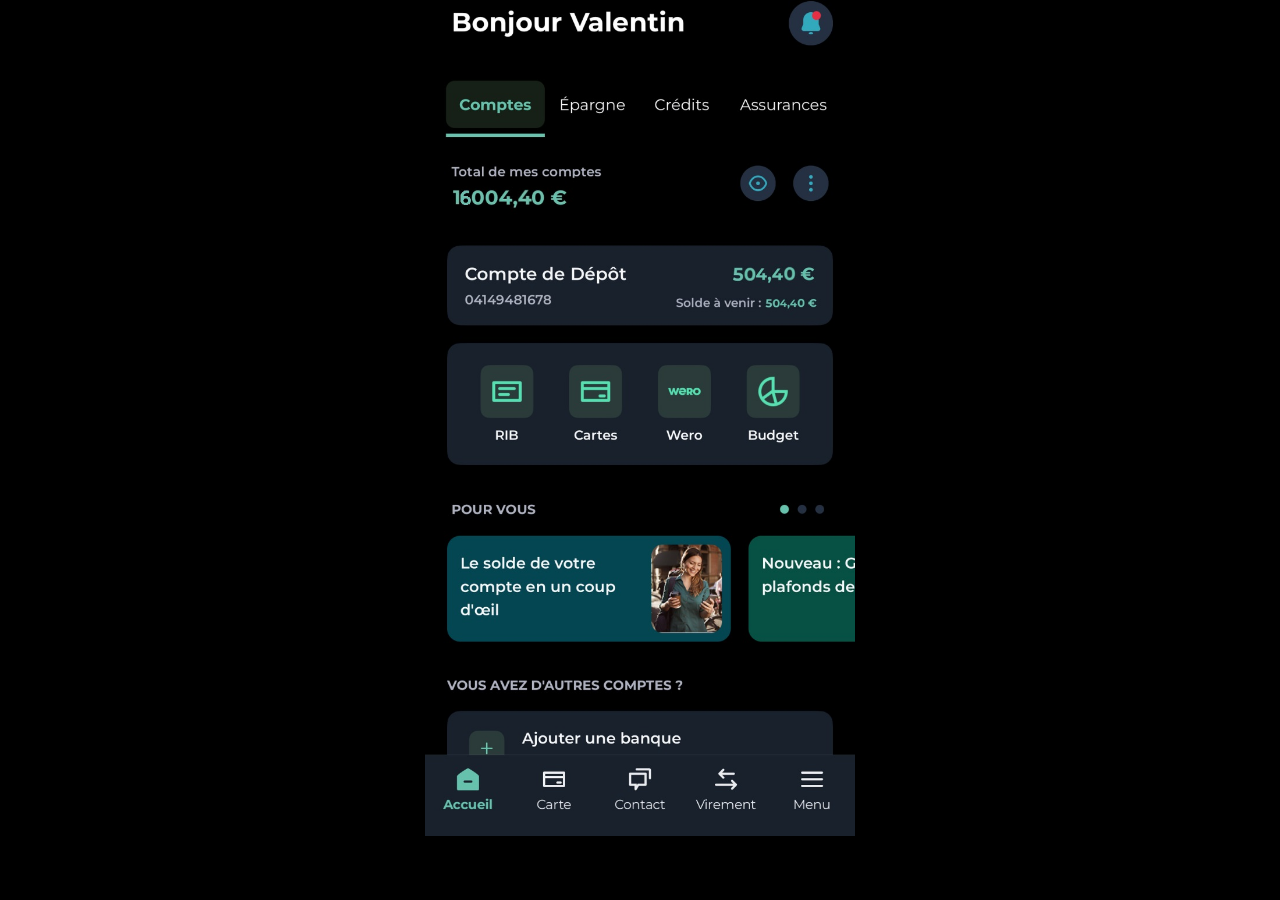
<file: index.html>
<!DOCTYPE html>
<html lang="fr">
<head>
  <meta charset="UTF-8" />
  <meta name="viewport" content="width=device-width, initial-scale=1.0" />
  <title>Accueil</title>
  <link rel="stylesheet" href="style.css" />
</head>
<body>
  <main>
    <div class="image-container">
  <img src="images/ecran1.png" alt="Accueil - Partie 1" class="full-image" />

  <!-- Zone cliquable sur "Épargne" -->
  <a href="epargne.html" class="click-zone epargne" title="Accéder à Épargne"></a>

  <!-- Zone cliquable sur "Compte de Dépôt" -->
  <a href="depot.html" class="click-zone depot" title="Accéder à Compte de Dépôt"></a>
</div>
    
    </section>
  </main>
</body>
</html>
</file>
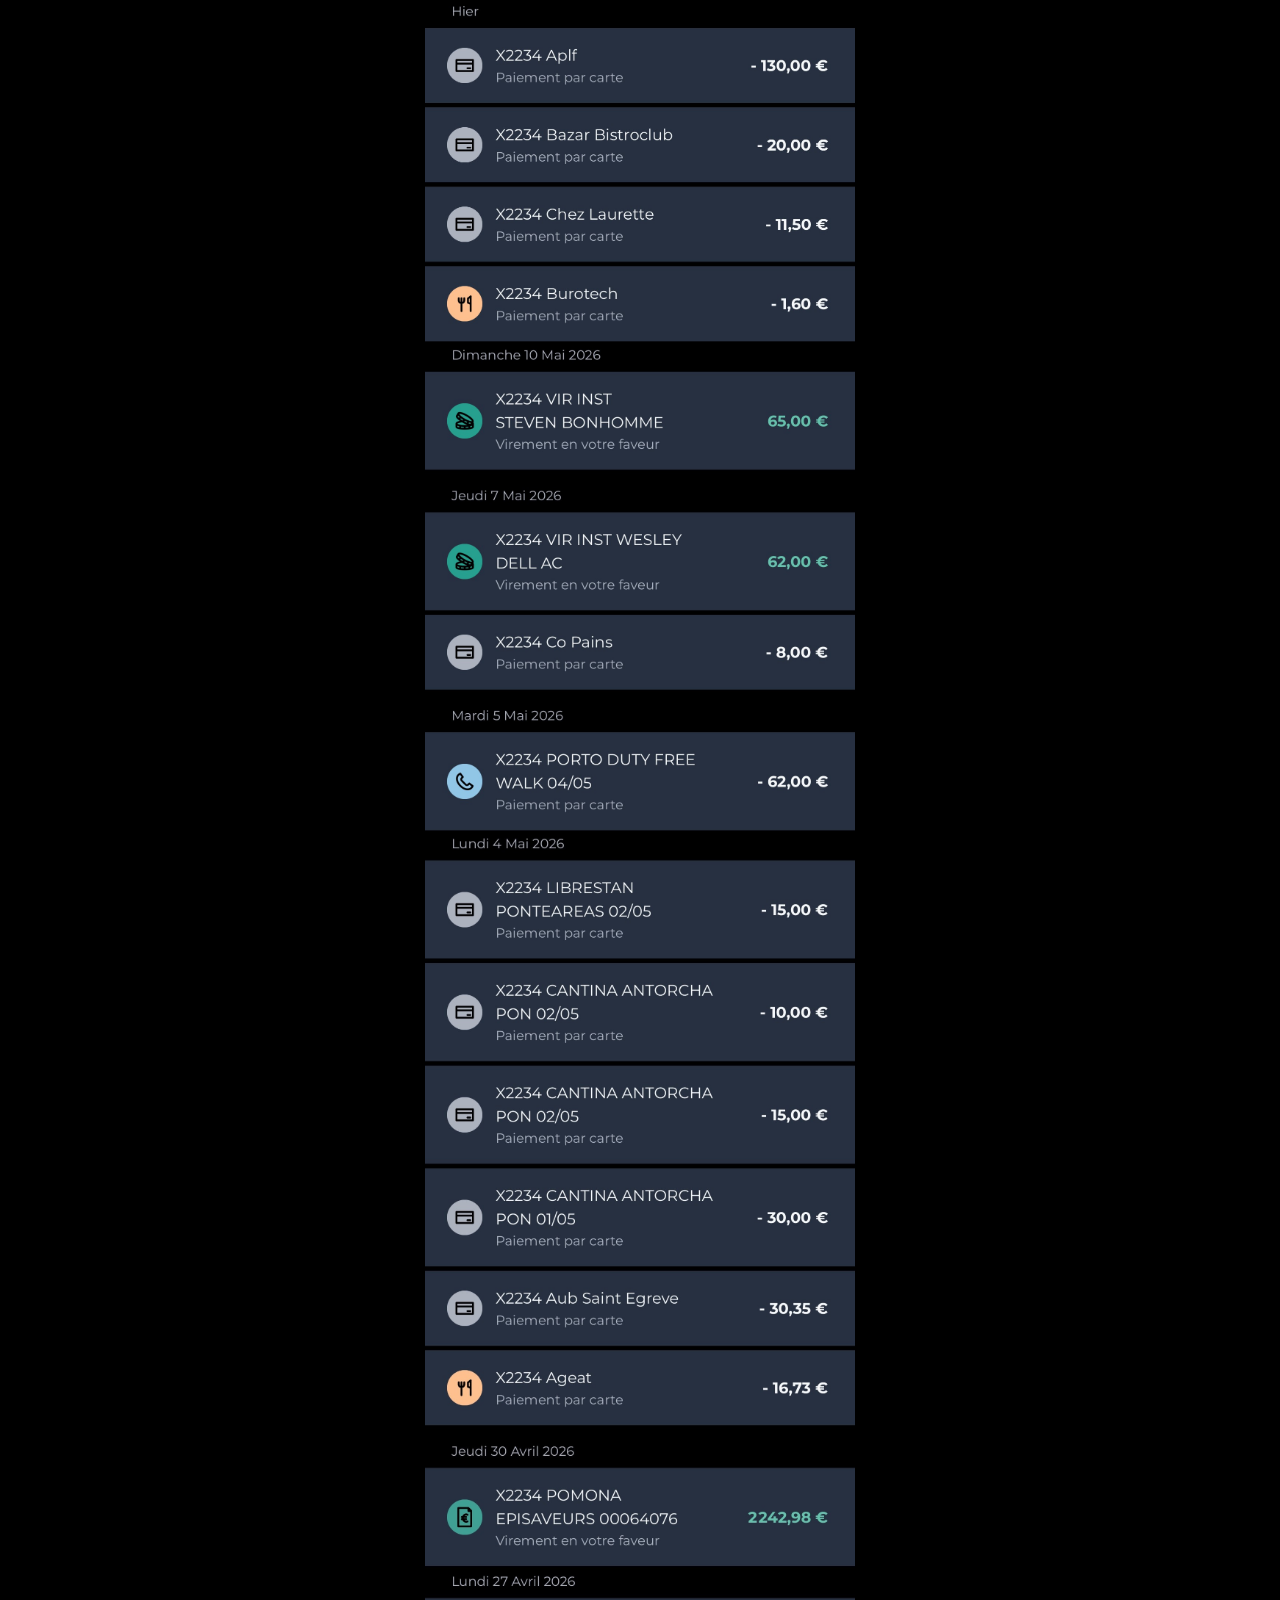
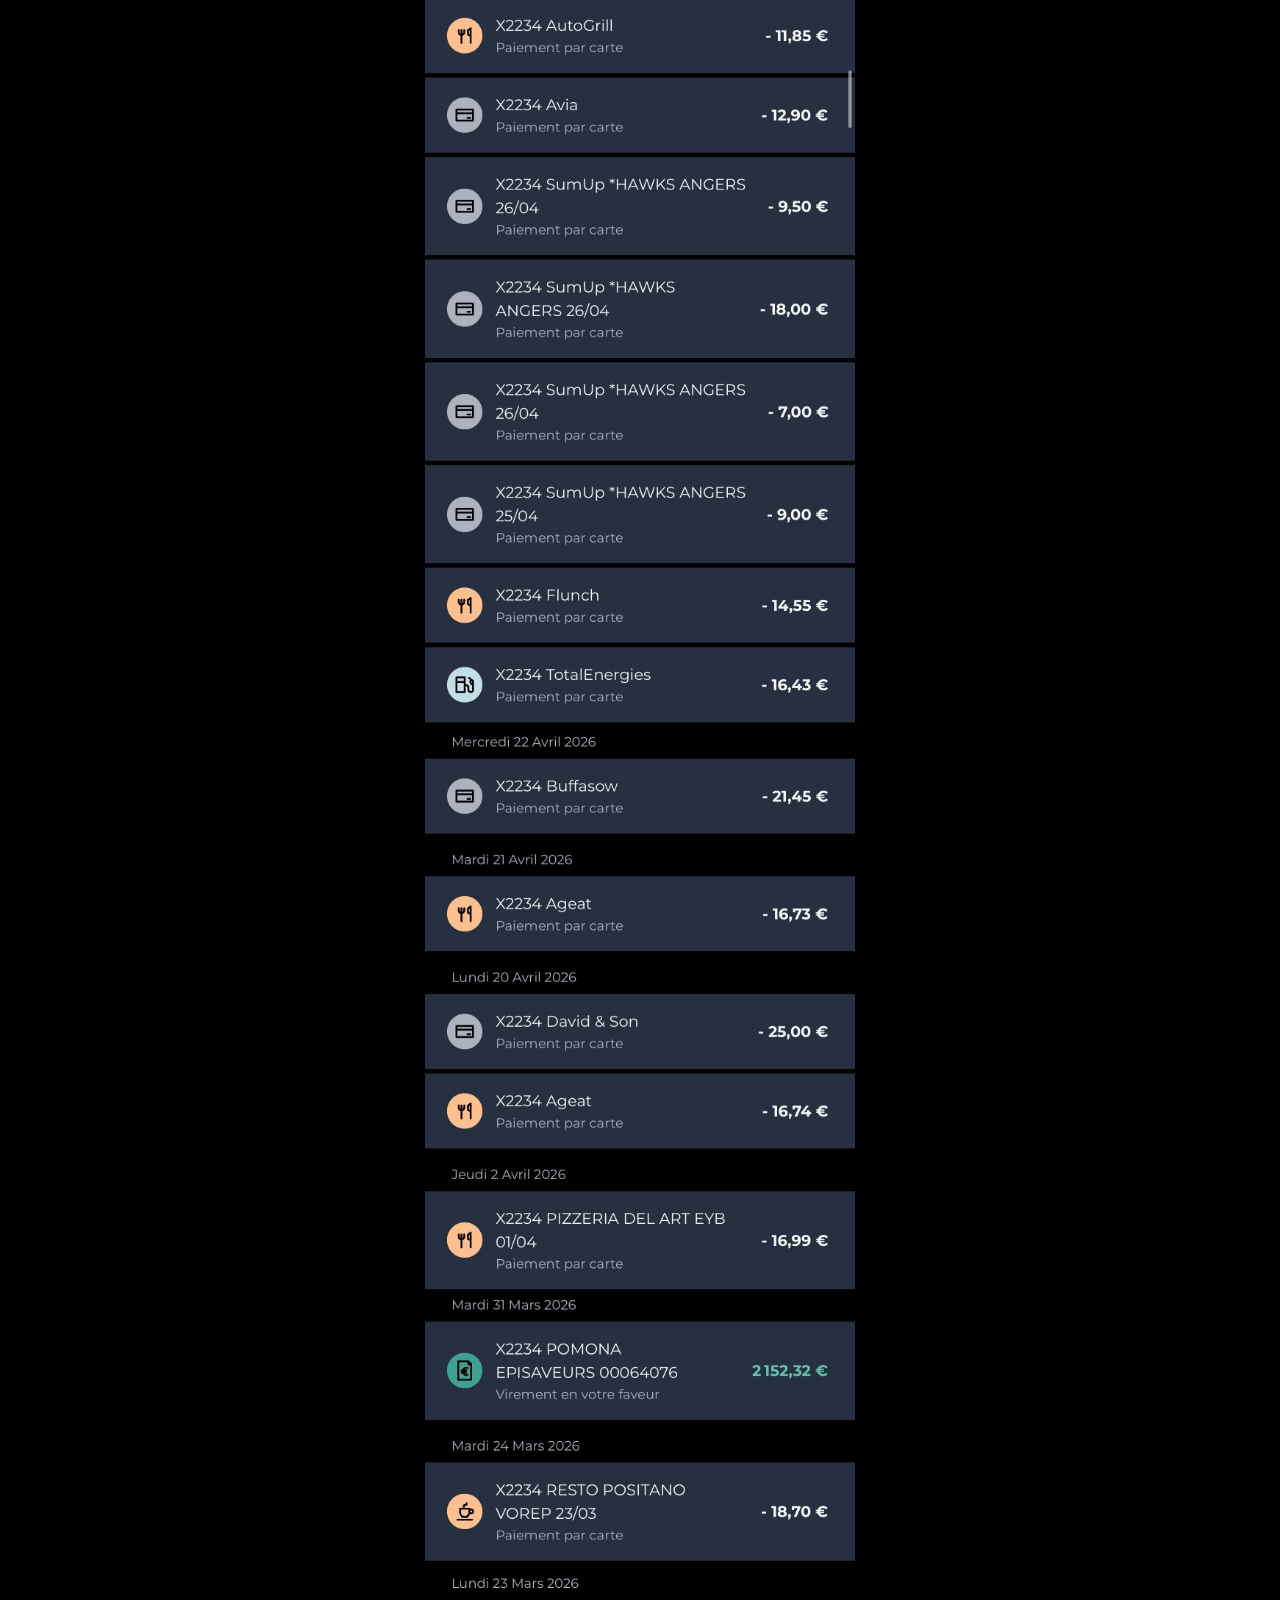
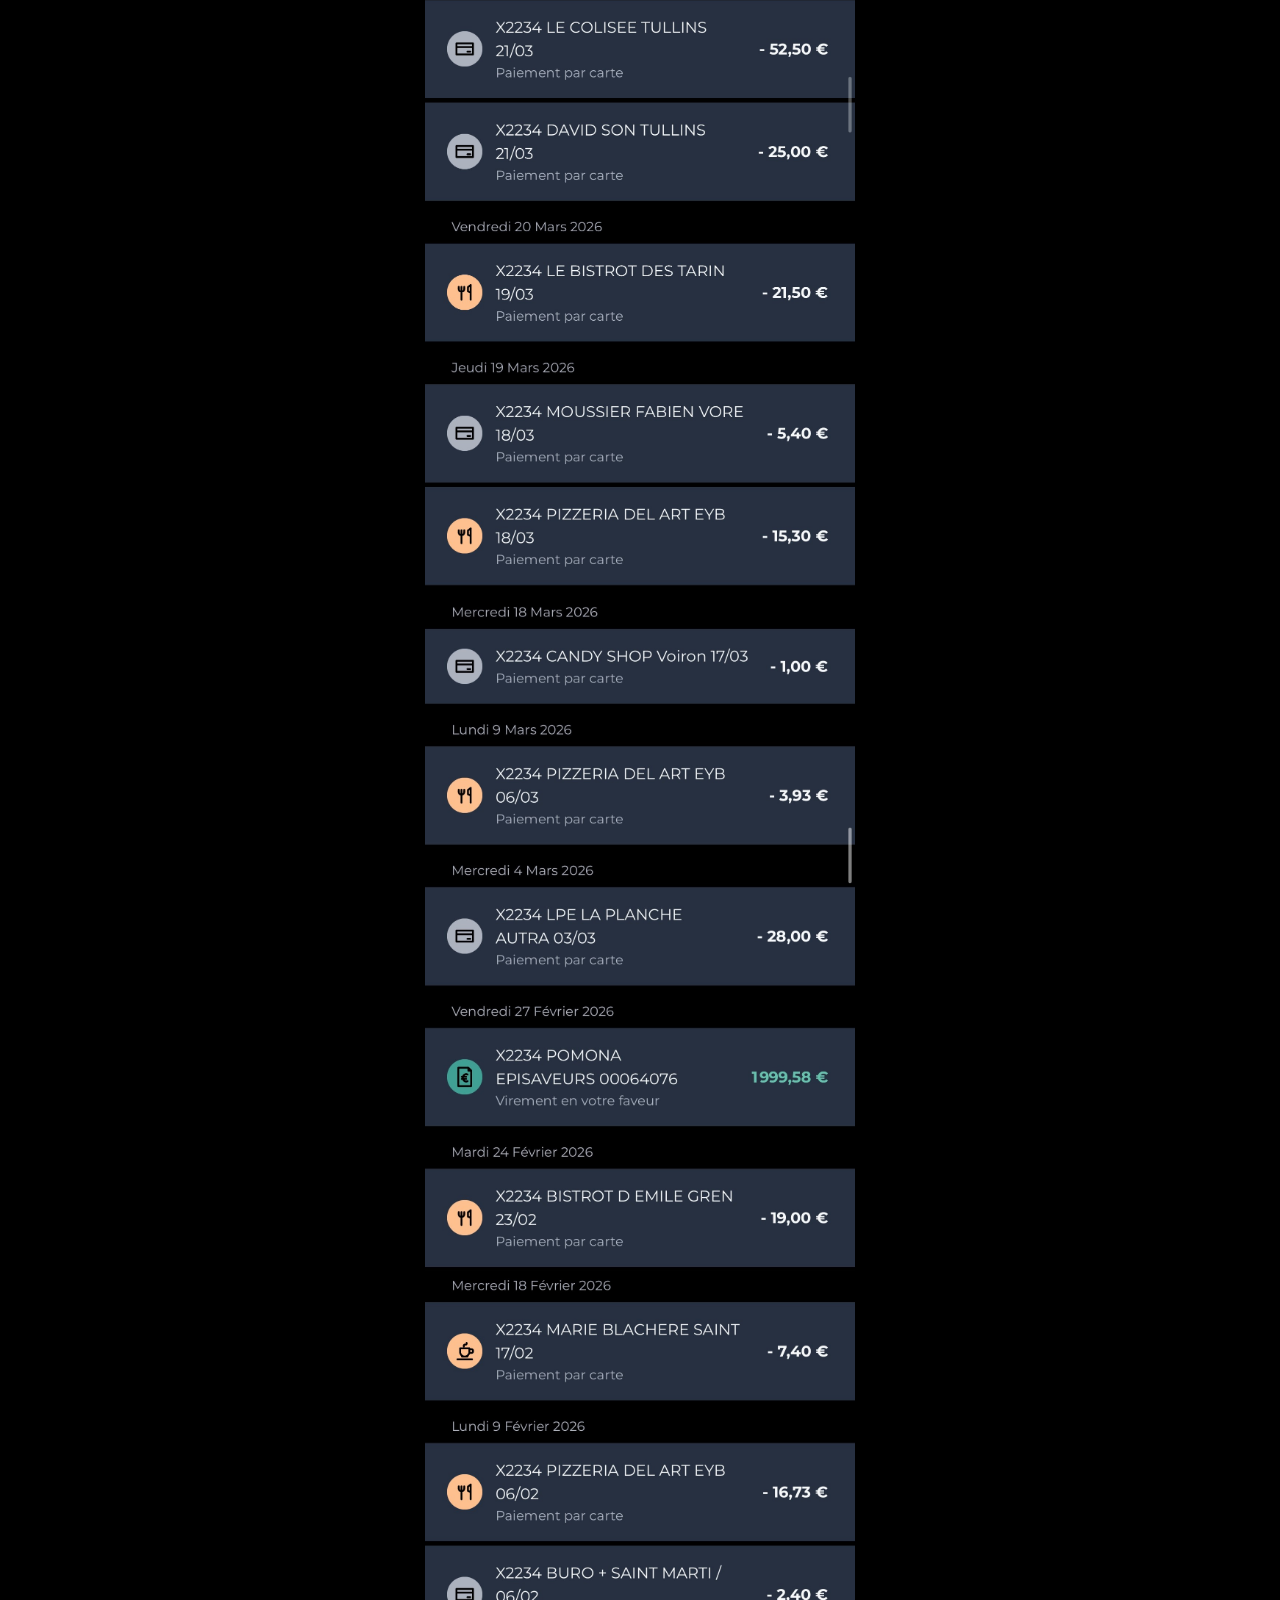
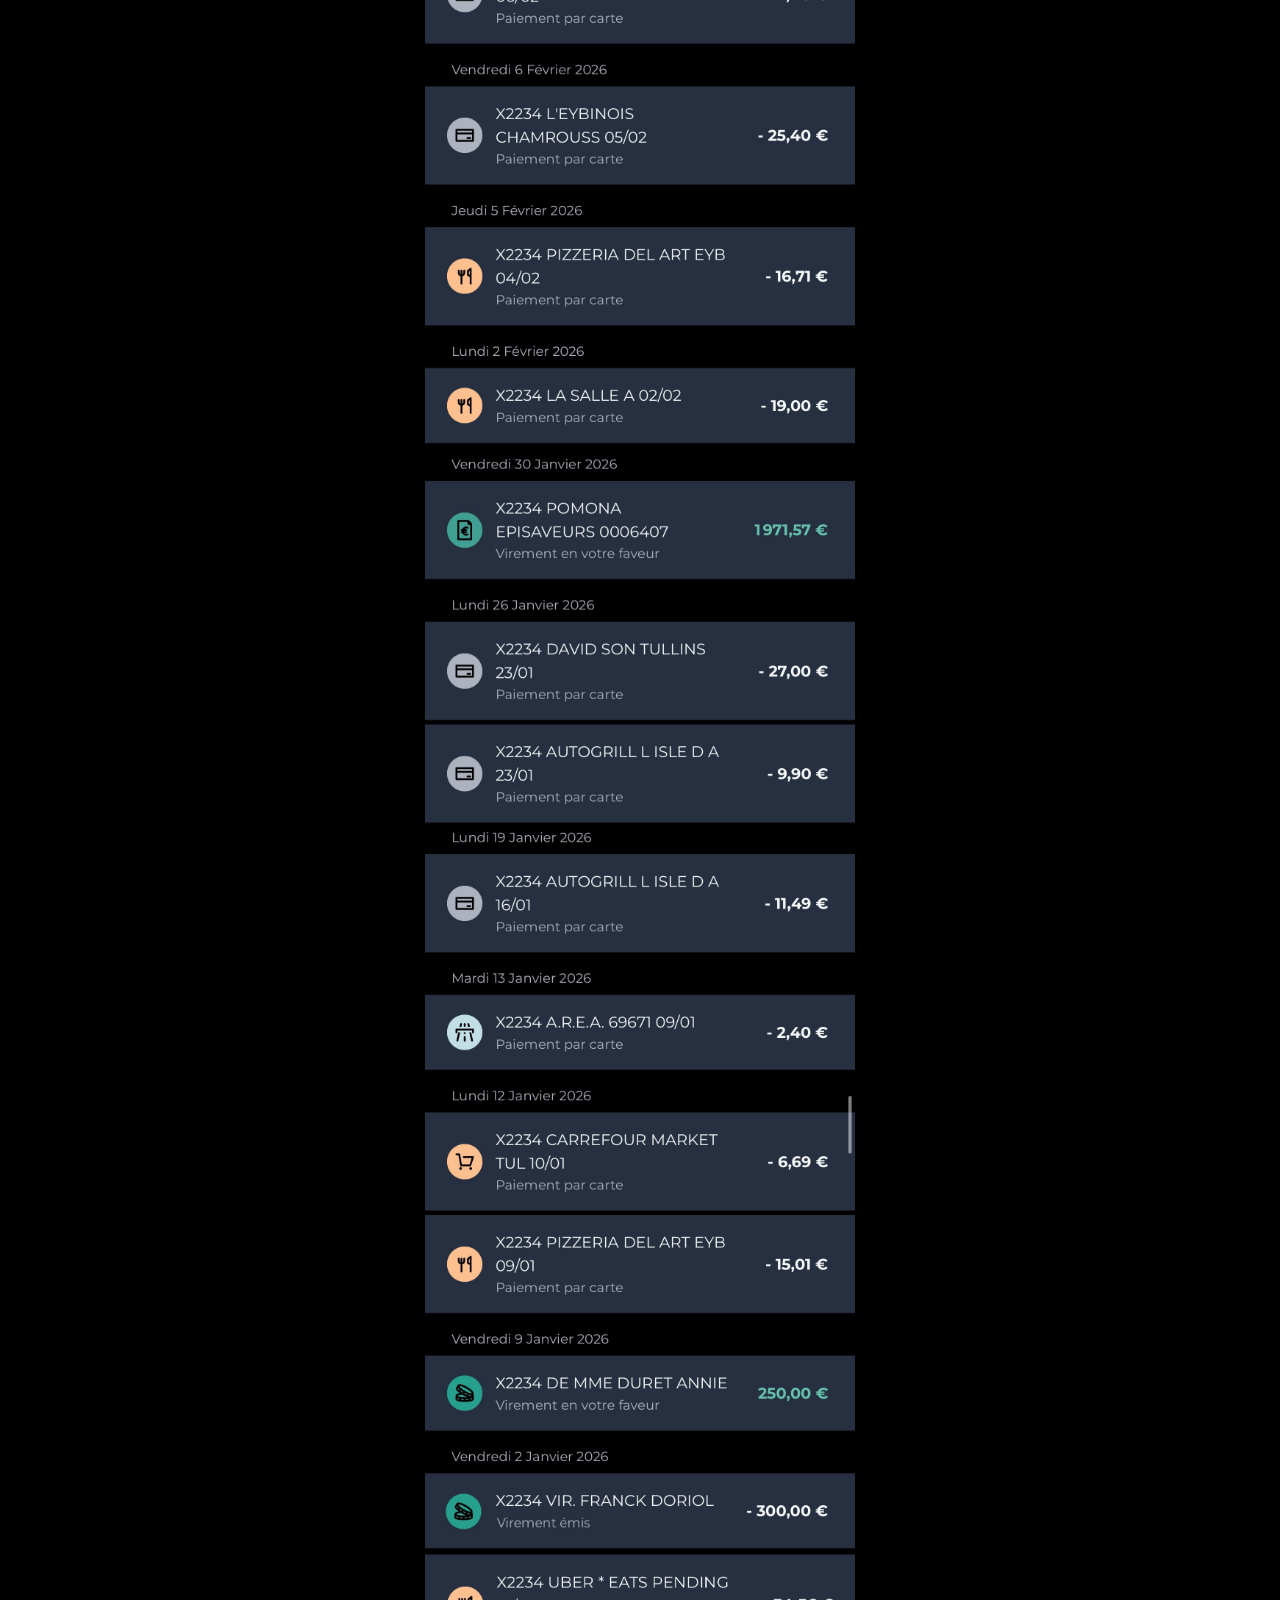
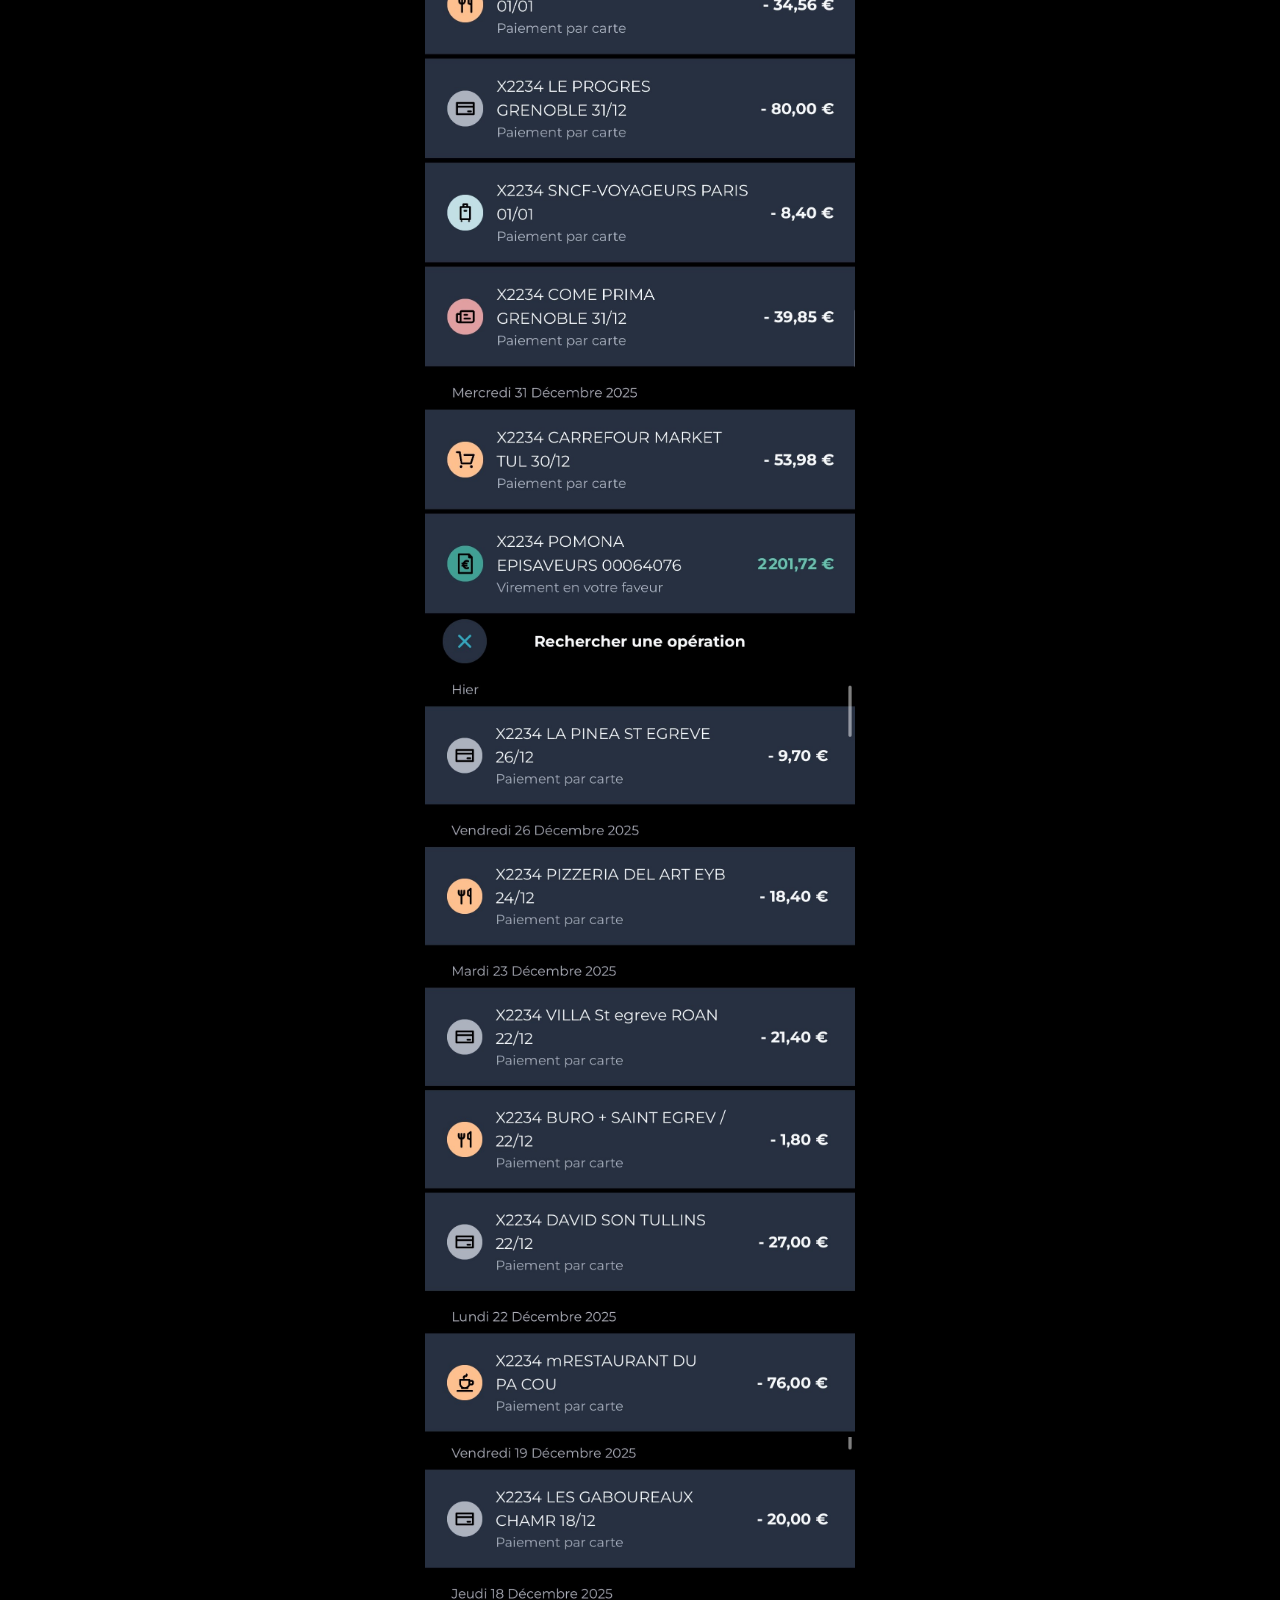
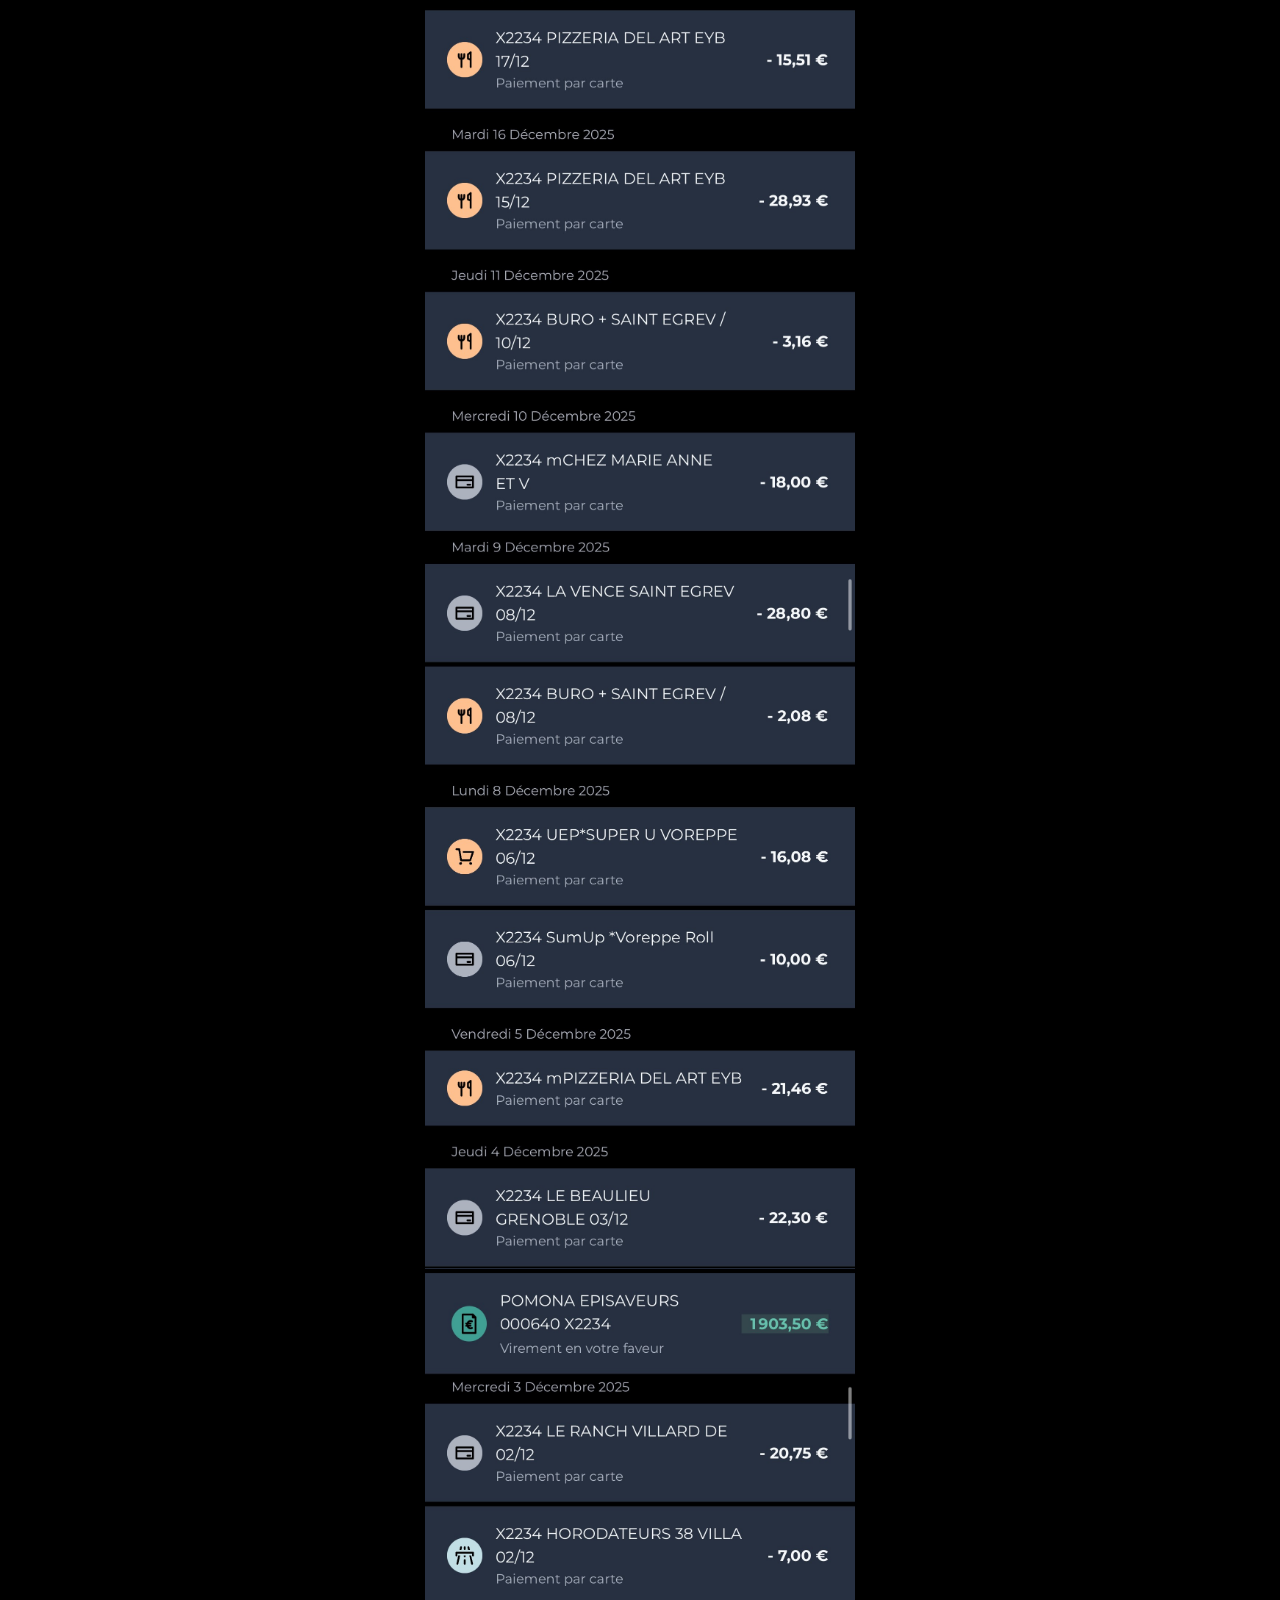
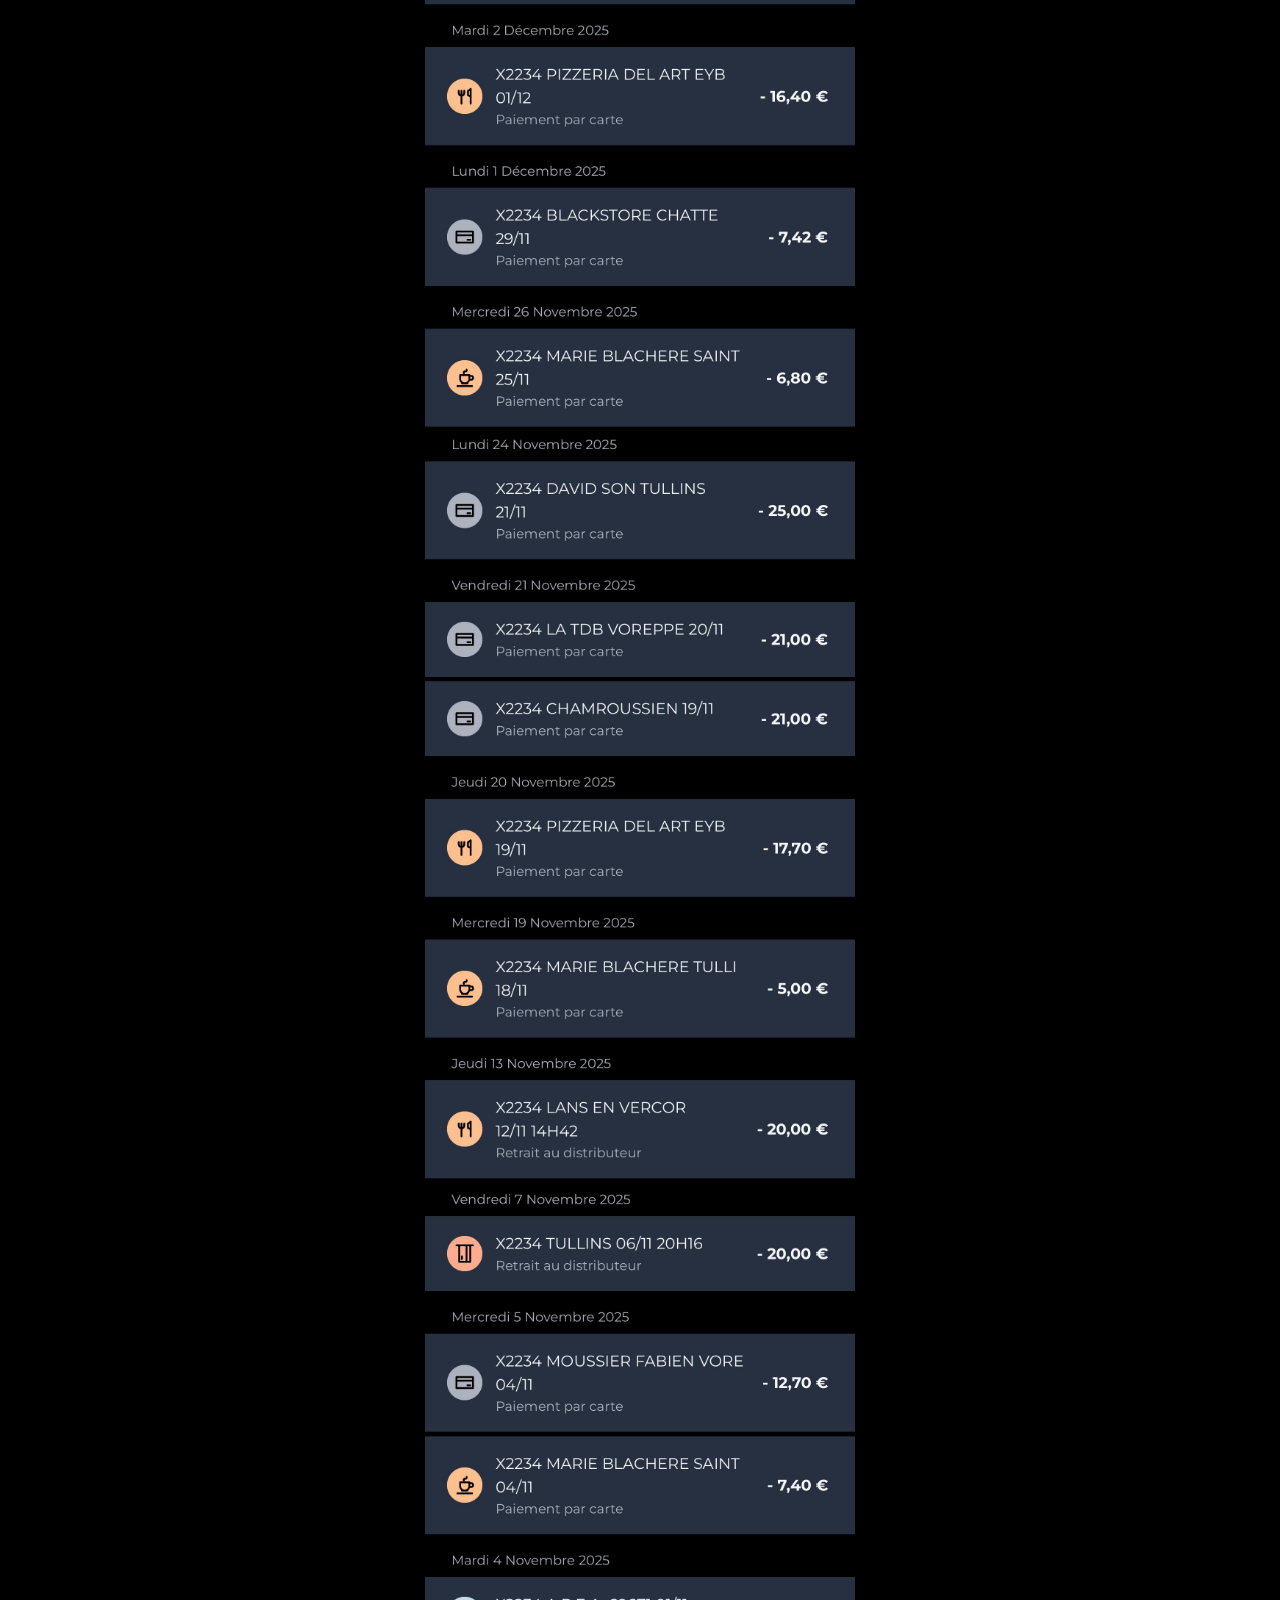
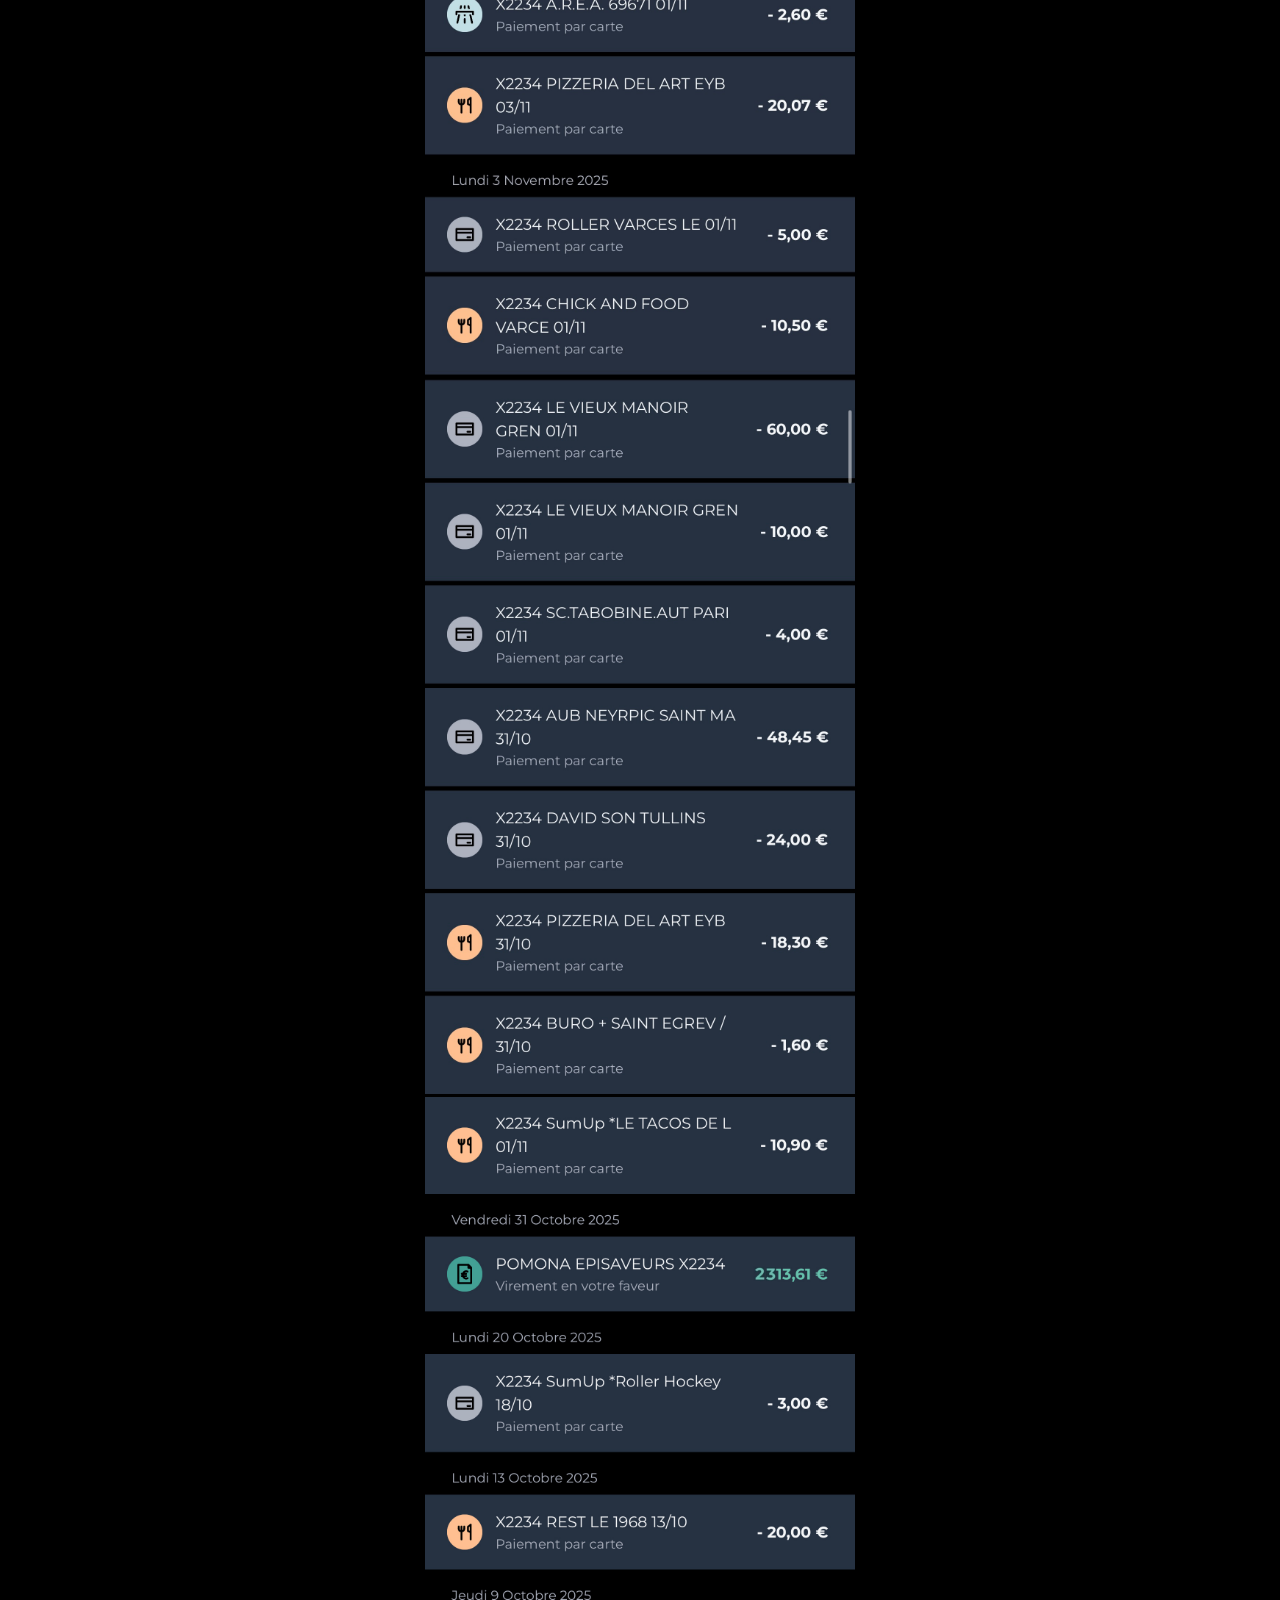
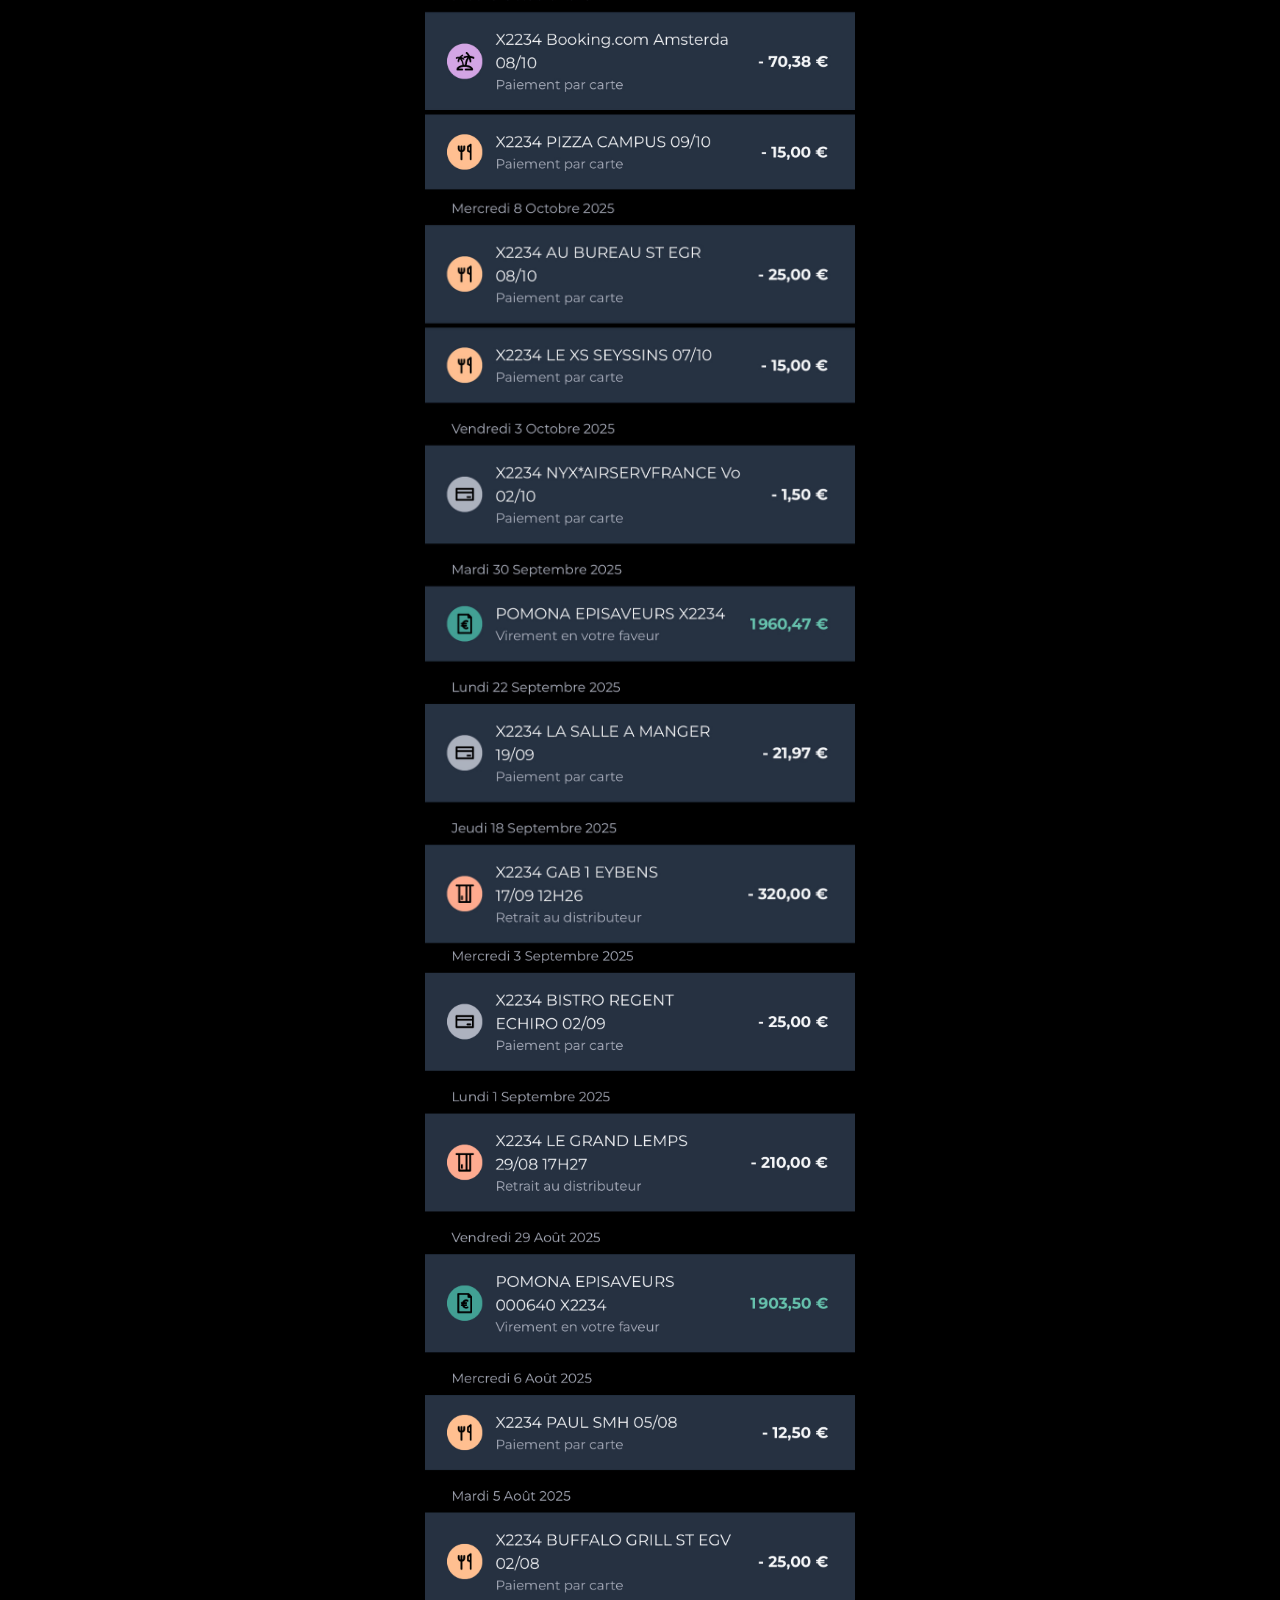
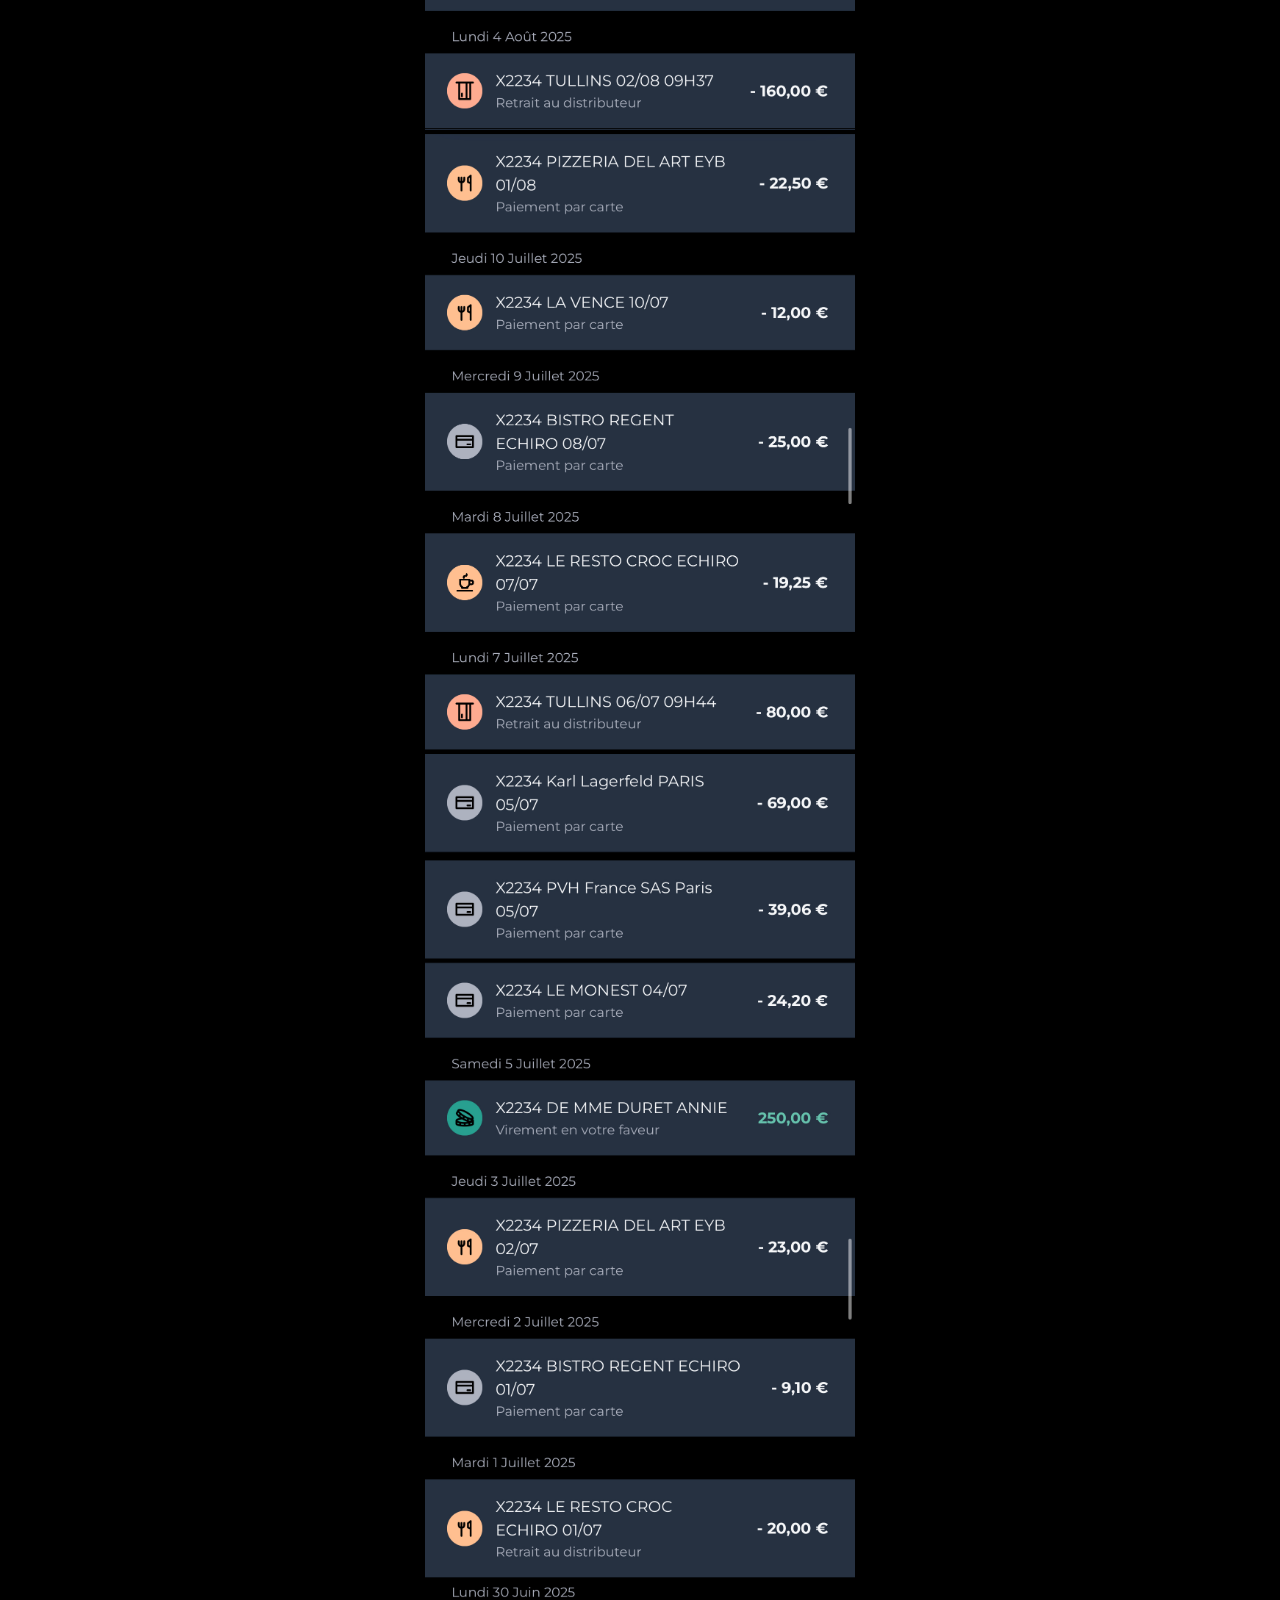
<file: depot.html>
<!DOCTYPE html>
<html lang="fr">
<head>
  <meta charset="UTF-8" />
  <meta name="viewport" content="width=device-width, initial-scale=1.0" />
  <title>Compte de Dépôt</title>
  <link rel="stylesheet" href="style.css" />
</head>
<body>
  <main>

<section class="image-block">
      <img src="images/CC12.png" alt="CC 12" class="full-image" />
    </section>
    
<section class="image-block">
      <img src="images/CC11.png" alt="CC 11" class="full-image" />
    </section>
    
<section class="image-block">
      <img src="images/CC10.png" alt="CC 10" class="full-image" />
    </section>
    
<section class="image-block">
      <img src="images/CC9.png" alt="CC 9" class="full-image" />
    </section>
    
<section class="image-block">
      <img src="images/CC8.png" alt="CC 8" class="full-image" />
    </section>
    
<section class="image-block">
      <img src="images/CC7.png" alt="CC 7" class="full-image" />
    </section>
    
<section class="image-block">
      <img src="images/CC6.png" alt="CC 6" class="full-image" />
    </section>
    
<section class="image-block">
      <img src="images/CC5.png" alt="CC 5" class="full-image" />
    </section>
    
<section class="image-block">
      <img src="images/CC4.png" alt="CC 4" class="full-image" />
    </section>
    
<section class="image-block">
      <img src="images/CC3.png" alt="CC 3" class="full-image" />
    </section>
    
<section class="image-block">
      <img src="images/CC2.png" alt="CC 2" class="full-image" />
    </section>
    
<section class="image-block">
      <img src="images/CC1.png" alt="CC 1" class="full-image" />
    </section>
    
    <section class="image-block">
      <img src="images/bb7.png" alt="BB 7" class="full-image" />
    </section>
    
    <section class="image-block">
      <img src="images/bb6.png" alt="BB 6" class="full-image" />
    </section>
    
    <section class="image-block">
      <img src="images/bb5.png" alt="BB 5" class="full-image" />
    </section>
    
    <section class="image-block">
      <img src="images/bb1.png" alt="BB 1" class="full-image" />
    </section>
    
    <section class="image-block">
      <img src="images/bb4.png" alt="BB 4" class="full-image" />
    </section>
    
    <section class="image-block">
      <img src="images/bb3.png" alt="BB 3" class="full-image" />
    </section>
    
    <section class="image-block">
      <img src="images/bb2.png" alt="BB 2" class="full-image" />
    </section>

    <section class="image-block">
      <img src="images/depot2.png" alt="Dépôt 2" class="full-image" />
    </section>

    <section class="image-block">
      <img src="images/depot3.png" alt="Dépôt 3" class="full-image" />
    </section>

    <section class="image-block">
      <img src="images/depot4.png" alt="Dépôt 4" class="full-image" />
    </section>

    <section class="image-block">
      <img src="images/depot5.png" alt="Dépôt 5" class="full-image" />
    </section>

    <section class="image-block">
      <img src="images/depot6.png" alt="Dépôt 6" class="full-image" />
    </section>

    <section class="image-block">
      <img src="images/depot7.png" alt="Dépôt 7" class="full-image" />
    </section>

    <section class="image-block">
      <img src="images/depot8.png" alt="Dépôt 8" class="full-image" />
    </section>

    <section class="image-block">
      <img src="images/depot9.png" alt="Dépôt 9" class="full-image" />
    </section>
    
  </main>
</body>
</html>
</file>
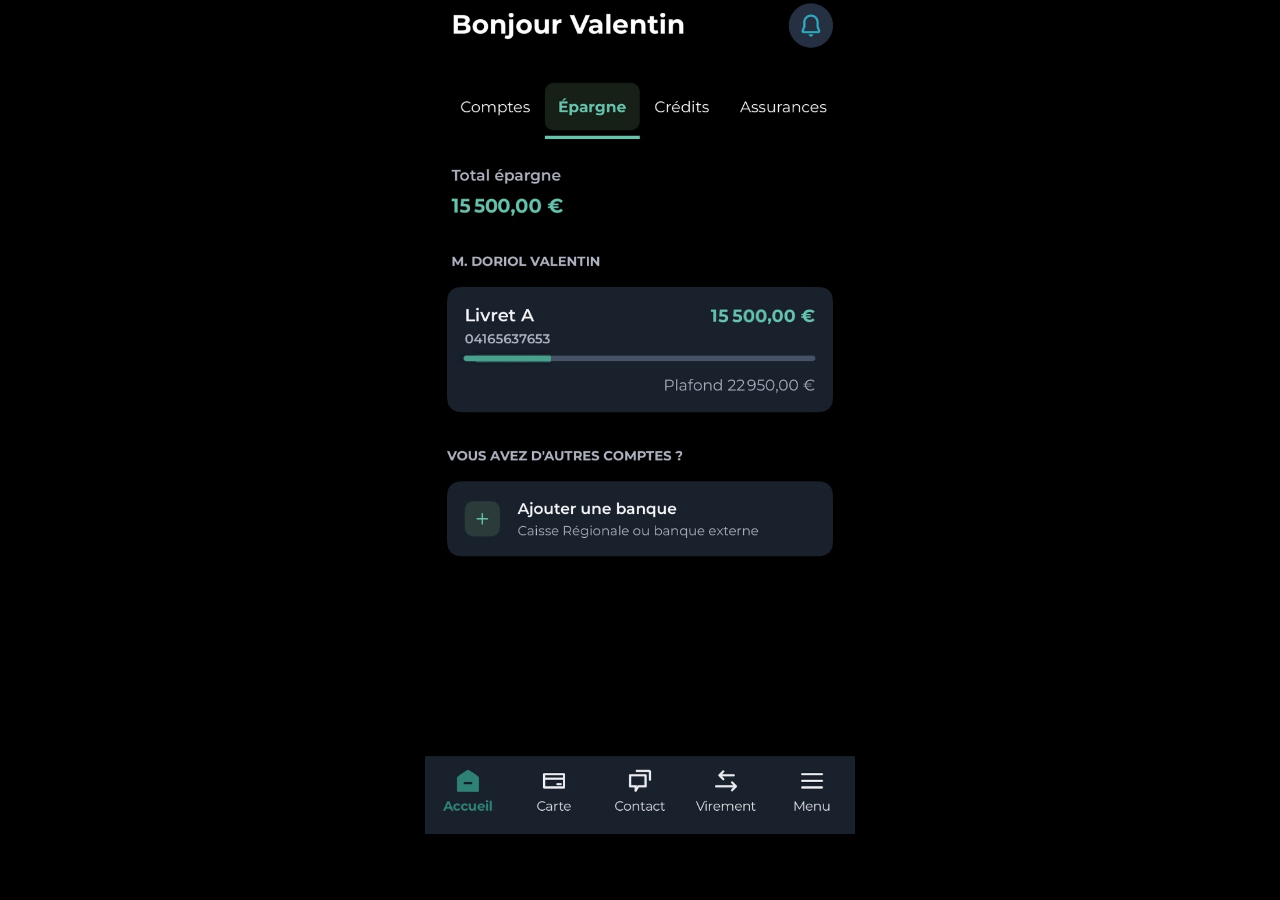
<file: epargne.html>
<!DOCTYPE html>
<html lang="fr">
<head>
  <meta charset="UTF-8" />
  <meta name="viewport" content="width=device-width, initial-scale=1.0" />
  <title>Épargne</title>
  <link rel="stylesheet" href="style.css" />
</head>
<body>
  <main>
    <div class="image-container">
      <img src="images/epargne.png" alt="Page Épargne" class="full-image" />

      <!-- Zone cliquable sur "Comptes" -->
      <a href="index.html" class="click-zone comptes" title="Retour à Comptes"></a>
    </div>
  </main>
</body>
</html>
</file>
<file: style.css>
/* === Style global === */
body {
  margin: 0;
  padding: 0;
  background-color: #000;
}

main {
  display: flex;
  flex-direction: column;
  align-items: center;
}

/* === Bloc image === */
.image-container,
.image-block {
  width: 100%;
  max-width: 430px; /* largeur iPhone 14 */
  margin: 0;
  padding: 0;
  position: relative;
}

.full-image {
  width: 100%;
  height: auto;
  display: block;
  margin: 0;
  padding: 0;
  border: none;
}

/* === Zone cliquable sur "Épargne" === */
.click-zone {
  position: absolute;
  top: 55px;       /* distance du haut */
  left: 140px;     /* distance du bord gauche (33% de 430px) */
  width: 80px;     /* largeur du mot */
  height: 40px;    /* hauteur du mot */
  z-index: 2;
}

/* Zone sur "Compte de Dépôt" */
.click-zone.depot {
  position: absolute;
  top: 140px;   /* ajuste selon la position du bloc "Compte de Dépôt" */
  left: 20px;
  width: 390px;
  height: 80px;
  z-index: 2;
}

/* === Zone cliquable sur "Comptes" dans epargne.png === */
.click-zone.comptes {
  position: absolute;
  top: 55px;     /* ajuste selon la position du mot "Comptes" */
  left: 15px;    /* distance du bord gauche */
  width: 80px;   /* largeur du mot */
  height: 40px;  /* hauteur du mot */
  z-index: 2;
}
</file>
